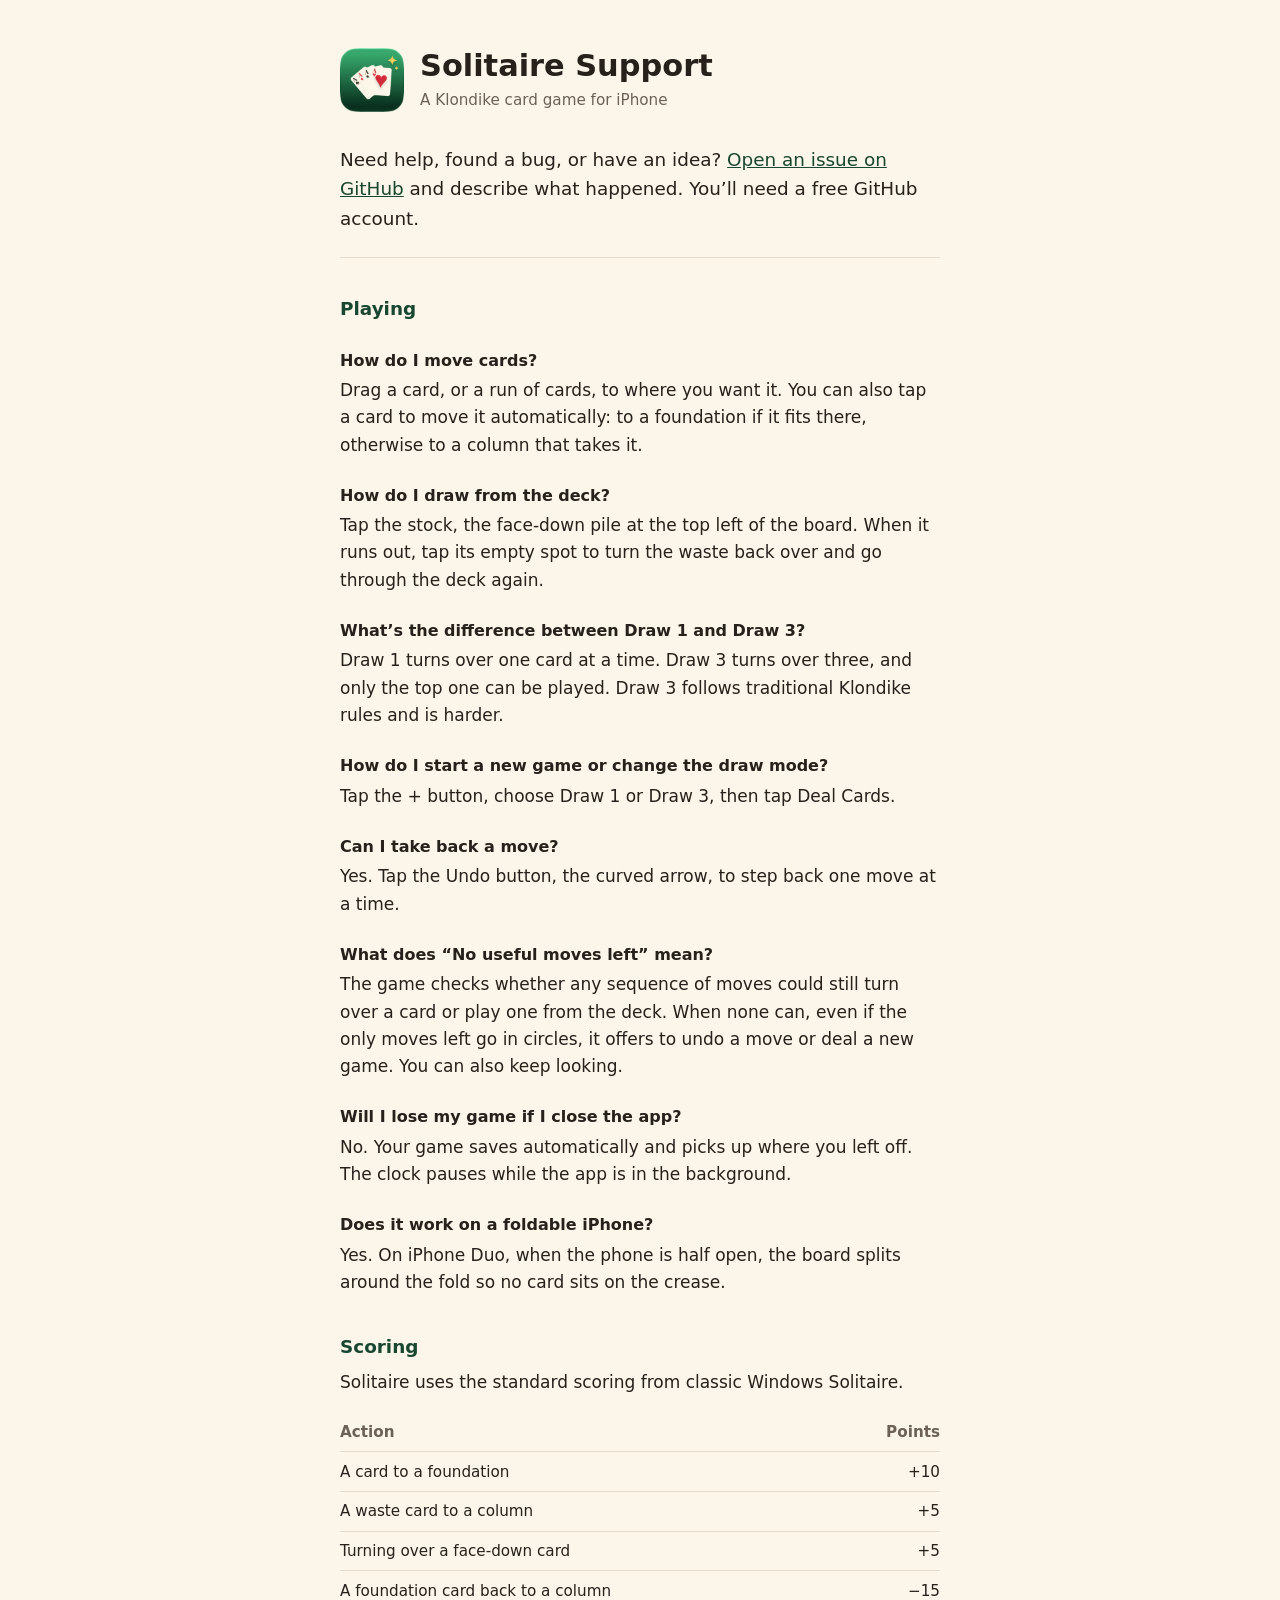
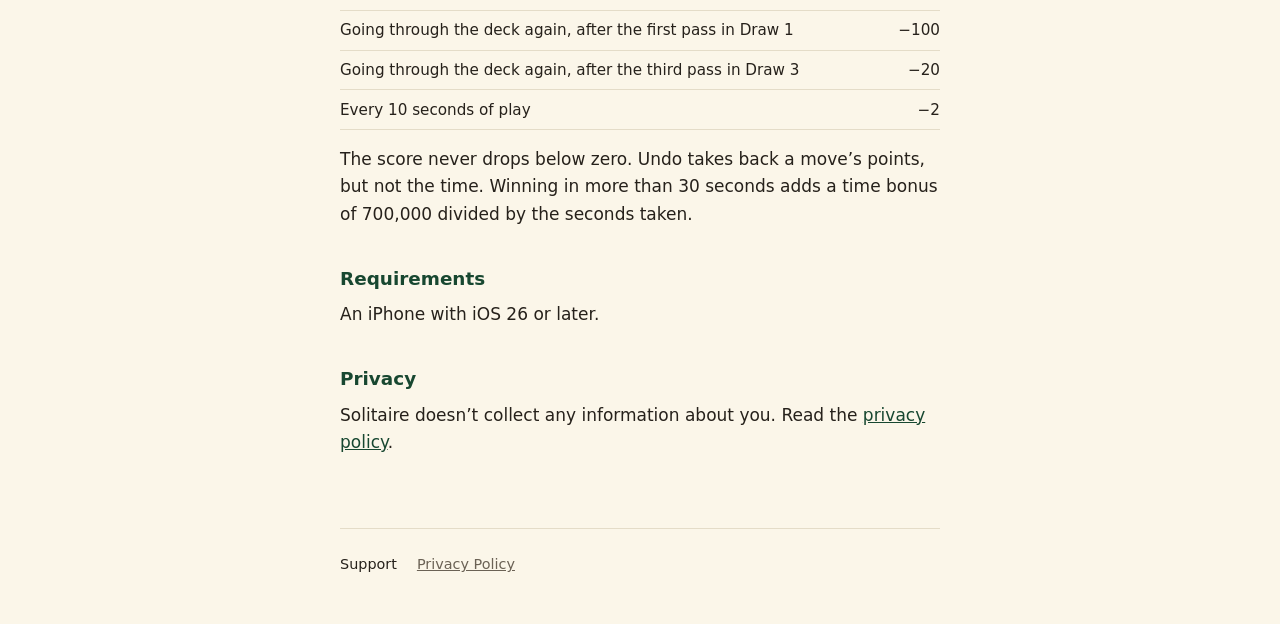
<file: docs/index.html>
<!doctype html>
<html lang="en">
<head>
  <meta charset="utf-8">
  <meta name="viewport" content="width=device-width, initial-scale=1">
  <meta name="color-scheme" content="light dark">
  <title>Solitaire</title>
  <link rel="canonical" href="support/">
  <link rel="stylesheet" href="style.css">
  <meta http-equiv="refresh" content="0; url=support/">
</head>
<body>
  <main>
    <p><a href="support/">Solitaire Support</a></p>
  </main>
</body>
</html>
</file>
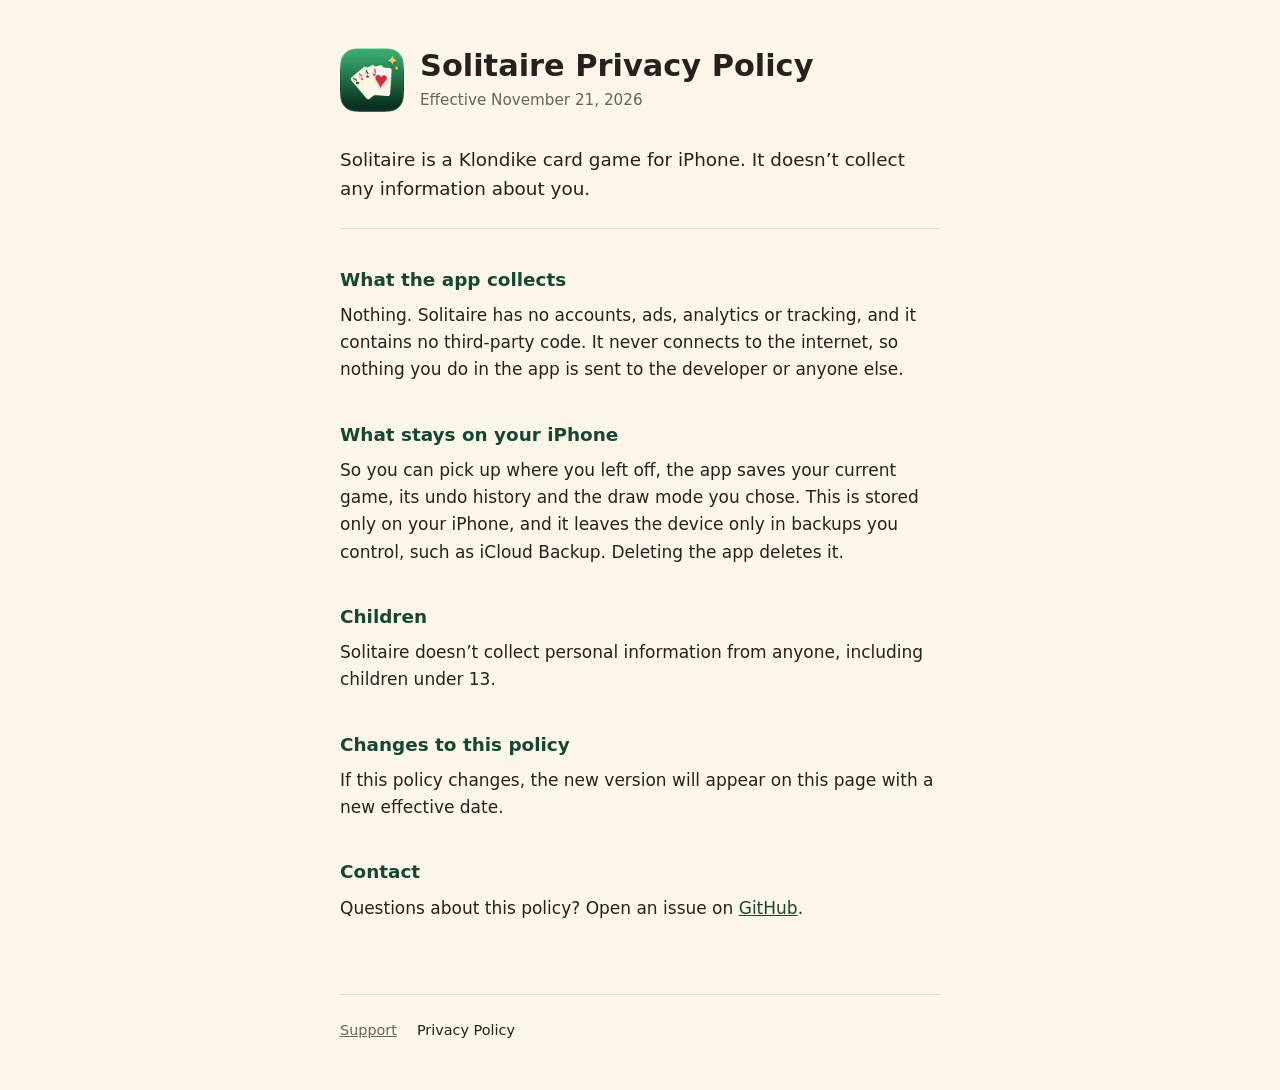
<file: docs/privacy/index.html>
<!doctype html>
<html lang="en">
<head>
  <meta charset="utf-8">
  <meta name="viewport" content="width=device-width, initial-scale=1">
  <meta name="color-scheme" content="light dark">
  <title>Privacy Policy · Solitaire</title>
  <meta name="description" content="Solitaire doesn’t collect any information about you.">
  <link rel="icon" href="../icon.png">
  <link rel="apple-touch-icon" href="../icon.png">
  <link rel="stylesheet" href="../style.css">
</head>
<body>
  <main>
    <header>
      <img src="../icon.png" alt="" width="64" height="64">
      <div>
        <h1>Solitaire Privacy Policy</h1>
        <p class="subtitle">Effective November 21, 2026</p>
      </div>
    </header>

    <p class="lead">Solitaire is a Klondike card game for iPhone. It doesn’t collect any information about you.</p>

    <h2>What the app collects</h2>
    <p>Nothing. Solitaire has no accounts, ads, analytics or tracking, and it contains no third-party code. It never connects to the internet, so nothing you do in the app is sent to the developer or anyone else.</p>

    <h2>What stays on your iPhone</h2>
    <p>So you can pick up where you left off, the app saves your current game, its undo history and the draw mode you chose. This is stored only on your iPhone, and it leaves the device only in backups you control, such as iCloud Backup. Deleting the app deletes it.</p>

    <h2>Children</h2>
    <p>Solitaire doesn’t collect personal information from anyone, including children under 13.</p>

    <h2>Changes to this policy</h2>
    <p>If this policy changes, the new version will appear on this page with a new effective date.</p>

    <h2>Contact</h2>
    <p>Questions about this policy? Open an issue on <a href="https://github.com/isaact135/solitaire/issues">GitHub</a>.</p>
  </main>
  <footer>
    <nav aria-label="Solitaire pages">
      <a href="../support/">Support</a>
      <a href="../privacy/" aria-current="page">Privacy Policy</a>
    </nav>
  </footer>
</body>
</html>
</file>
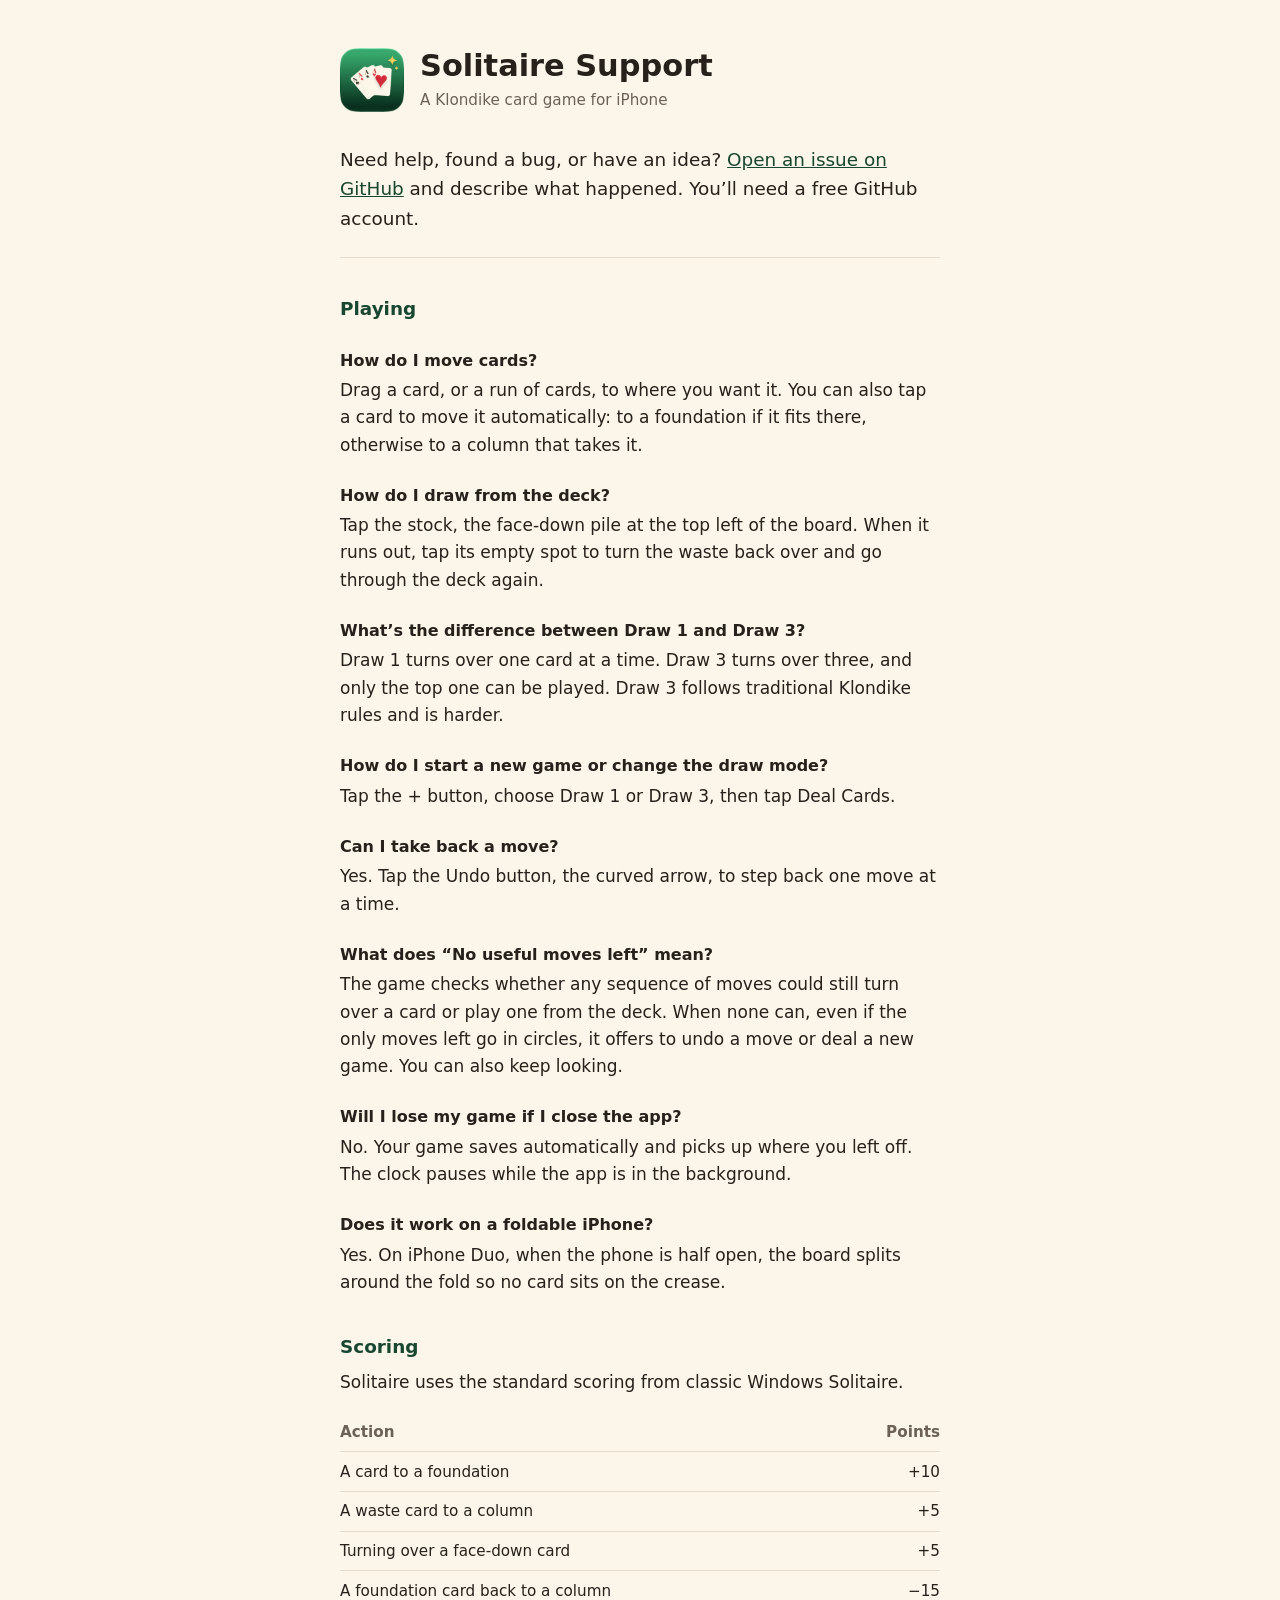
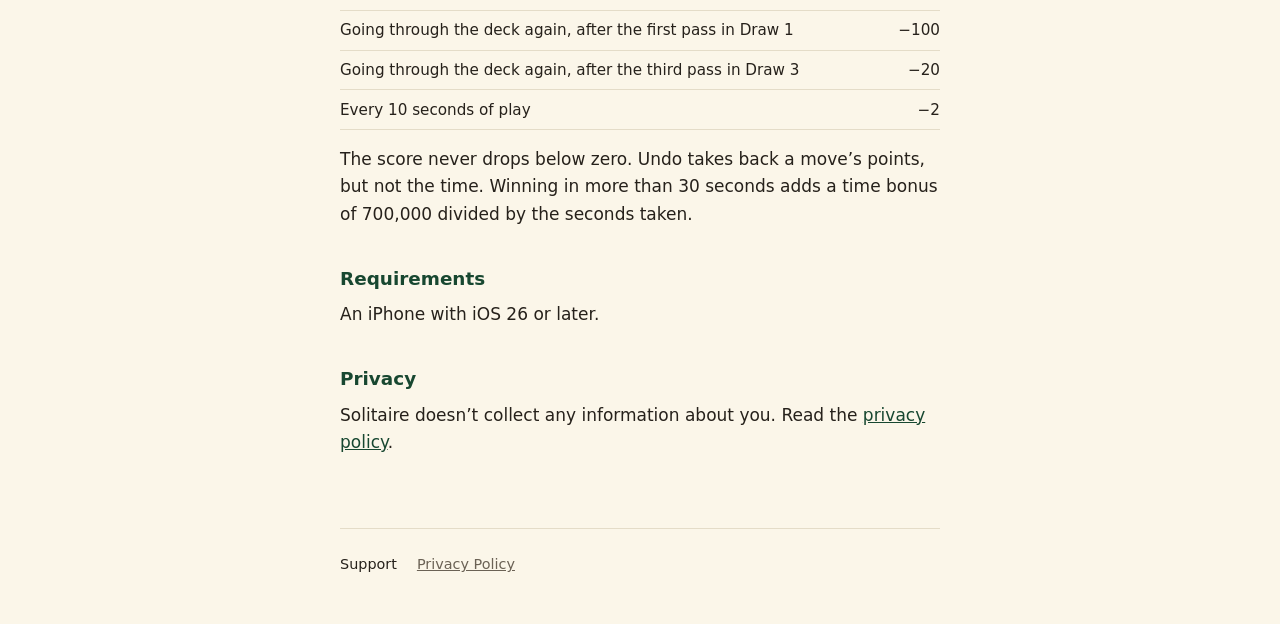
<file: docs/support/index.html>
<!doctype html>
<html lang="en">
<head>
  <meta charset="utf-8">
  <meta name="viewport" content="width=device-width, initial-scale=1">
  <meta name="color-scheme" content="light dark">
  <title>Support · Solitaire</title>
  <meta name="description" content="Help with Solitaire, a Klondike card game for iPhone, and how to get in touch.">
  <link rel="icon" href="../icon.png">
  <link rel="apple-touch-icon" href="../icon.png">
  <link rel="stylesheet" href="../style.css">
</head>
<body>
  <main>
    <header>
      <img src="../icon.png" alt="" width="64" height="64">
      <div>
        <h1>Solitaire Support</h1>
        <p class="subtitle">A Klondike card game for iPhone</p>
      </div>
    </header>

    <p class="lead">Need help, found a bug, or have an idea? <a href="https://github.com/isaact135/solitaire/issues/new">Open an issue on GitHub</a> and describe what happened. You’ll need a free GitHub account.</p>

    <h2>Playing</h2>

    <h3>How do I move cards?</h3>
    <p>Drag a card, or a run of cards, to where you want it. You can also tap a card to move it automatically: to a foundation if it fits there, otherwise to a column that takes it.</p>

    <h3>How do I draw from the deck?</h3>
    <p>Tap the stock, the face-down pile at the top left of the board. When it runs out, tap its empty spot to turn the waste back over and go through the deck again.</p>

    <h3>What’s the difference between Draw 1 and Draw 3?</h3>
    <p>Draw 1 turns over one card at a time. Draw 3 turns over three, and only the top one can be played. Draw 3 follows traditional Klondike rules and is harder.</p>

    <h3>How do I start a new game or change the draw mode?</h3>
    <p>Tap the + button, choose Draw 1 or Draw 3, then tap Deal Cards.</p>

    <h3>Can I take back a move?</h3>
    <p>Yes. Tap the Undo button, the curved arrow, to step back one move at a time.</p>

    <h3>What does “No useful moves left” mean?</h3>
    <p>The game checks whether any sequence of moves could still turn over a card or play one from the deck. When none can, even if the only moves left go in circles, it offers to undo a move or deal a new game. You can also keep looking.</p>

    <h3>Will I lose my game if I close the app?</h3>
    <p>No. Your game saves automatically and picks up where you left off. The clock pauses while the app is in the background.</p>

    <h3>Does it work on a foldable iPhone?</h3>
    <p>Yes. On iPhone Duo, when the phone is half open, the board splits around the fold so no card sits on the crease.</p>

    <h2>Scoring</h2>
    <p>Solitaire uses the standard scoring from classic Windows Solitaire.</p>
    <table>
      <thead>
        <tr><th>Action</th><th>Points</th></tr>
      </thead>
      <tbody>
        <tr><td>A card to a foundation</td><td>+10</td></tr>
        <tr><td>A waste card to a column</td><td>+5</td></tr>
        <tr><td>Turning over a face-down card</td><td>+5</td></tr>
        <tr><td>A foundation card back to a column</td><td>−15</td></tr>
        <tr><td>Going through the deck again, after the first pass in Draw 1</td><td>−100</td></tr>
        <tr><td>Going through the deck again, after the third pass in Draw 3</td><td>−20</td></tr>
        <tr><td>Every 10 seconds of play</td><td>−2</td></tr>
      </tbody>
    </table>
    <p>The score never drops below zero. Undo takes back a move’s points, but not the time. Winning in more than 30 seconds adds a time bonus of 700,000 divided by the seconds taken.</p>

    <h2>Requirements</h2>
    <p>An iPhone with iOS 26 or later.</p>

    <h2>Privacy</h2>
    <p>Solitaire doesn’t collect any information about you. Read the <a href="../privacy/">privacy policy</a>.</p>
  </main>
  <footer>
    <nav aria-label="Solitaire pages">
      <a href="../support/" aria-current="page">Support</a>
      <a href="../privacy/">Privacy Policy</a>
    </nav>
  </footer>
</body>
</html>
</file>
<file: docs/style.css>
:root {
  --paper: #FBF6E9;
  --ink: #26211B;
  --muted: #6B6255;
  --accent: #174730;
  --rule: #E4DCC8;
}

@media (prefers-color-scheme: dark) {
  :root {
    --paper: #0F2419;
    --ink: #F3EEDF;
    --muted: #B7AE9C;
    --accent: #8FD1A8;
    --rule: #2A4535;
  }
}

* { box-sizing: border-box; }

body {
  margin: 0;
  background: var(--paper);
  color: var(--ink);
  font: 17px/1.6 -apple-system, BlinkMacSystemFont, "Segoe UI", system-ui, sans-serif;
  -webkit-text-size-adjust: 100%;
}

main { max-width: 40rem; margin: 0 auto; padding: 3rem 1.25rem 2rem; }

header { display: flex; align-items: center; gap: 1rem; margin-bottom: 2rem; }
header img { flex: none; width: 64px; height: 64px; border-radius: 22%; }

h1 { margin: 0; font-size: 1.9rem; line-height: 1.2; }
.subtitle { margin: 0.25rem 0 0; color: var(--muted); font-size: 0.95rem; }
.lead { margin: 0; padding-bottom: 1.5rem; border-bottom: 1px solid var(--rule); font-size: 1.15rem; }

h2 { margin: 2.25rem 0 0.5rem; color: var(--accent); font-size: 1.15rem; }
h3 { margin: 1.5rem 0 0.25rem; font-size: 1rem; }
p { margin: 0 0 1rem; }
a { color: var(--accent); }

table { width: 100%; margin: 0.5rem 0 1rem; border-collapse: collapse; font-size: 0.95rem; }
th, td { padding: 0.45rem 0; border-bottom: 1px solid var(--rule); text-align: left; vertical-align: top; }
th:last-child, td:last-child { padding-left: 1rem; text-align: right; white-space: nowrap; }
th { color: var(--muted); font-weight: 600; }

footer { max-width: 40rem; margin: 0 auto; padding: 1.5rem 1.25rem 3rem; color: var(--muted); font-size: 0.9rem; }
footer nav { display: flex; gap: 1.25rem; padding-top: 1.5rem; border-top: 1px solid var(--rule); }
footer a { color: var(--muted); }
footer a[aria-current="page"] { color: var(--ink); text-decoration: none; }
</file>
